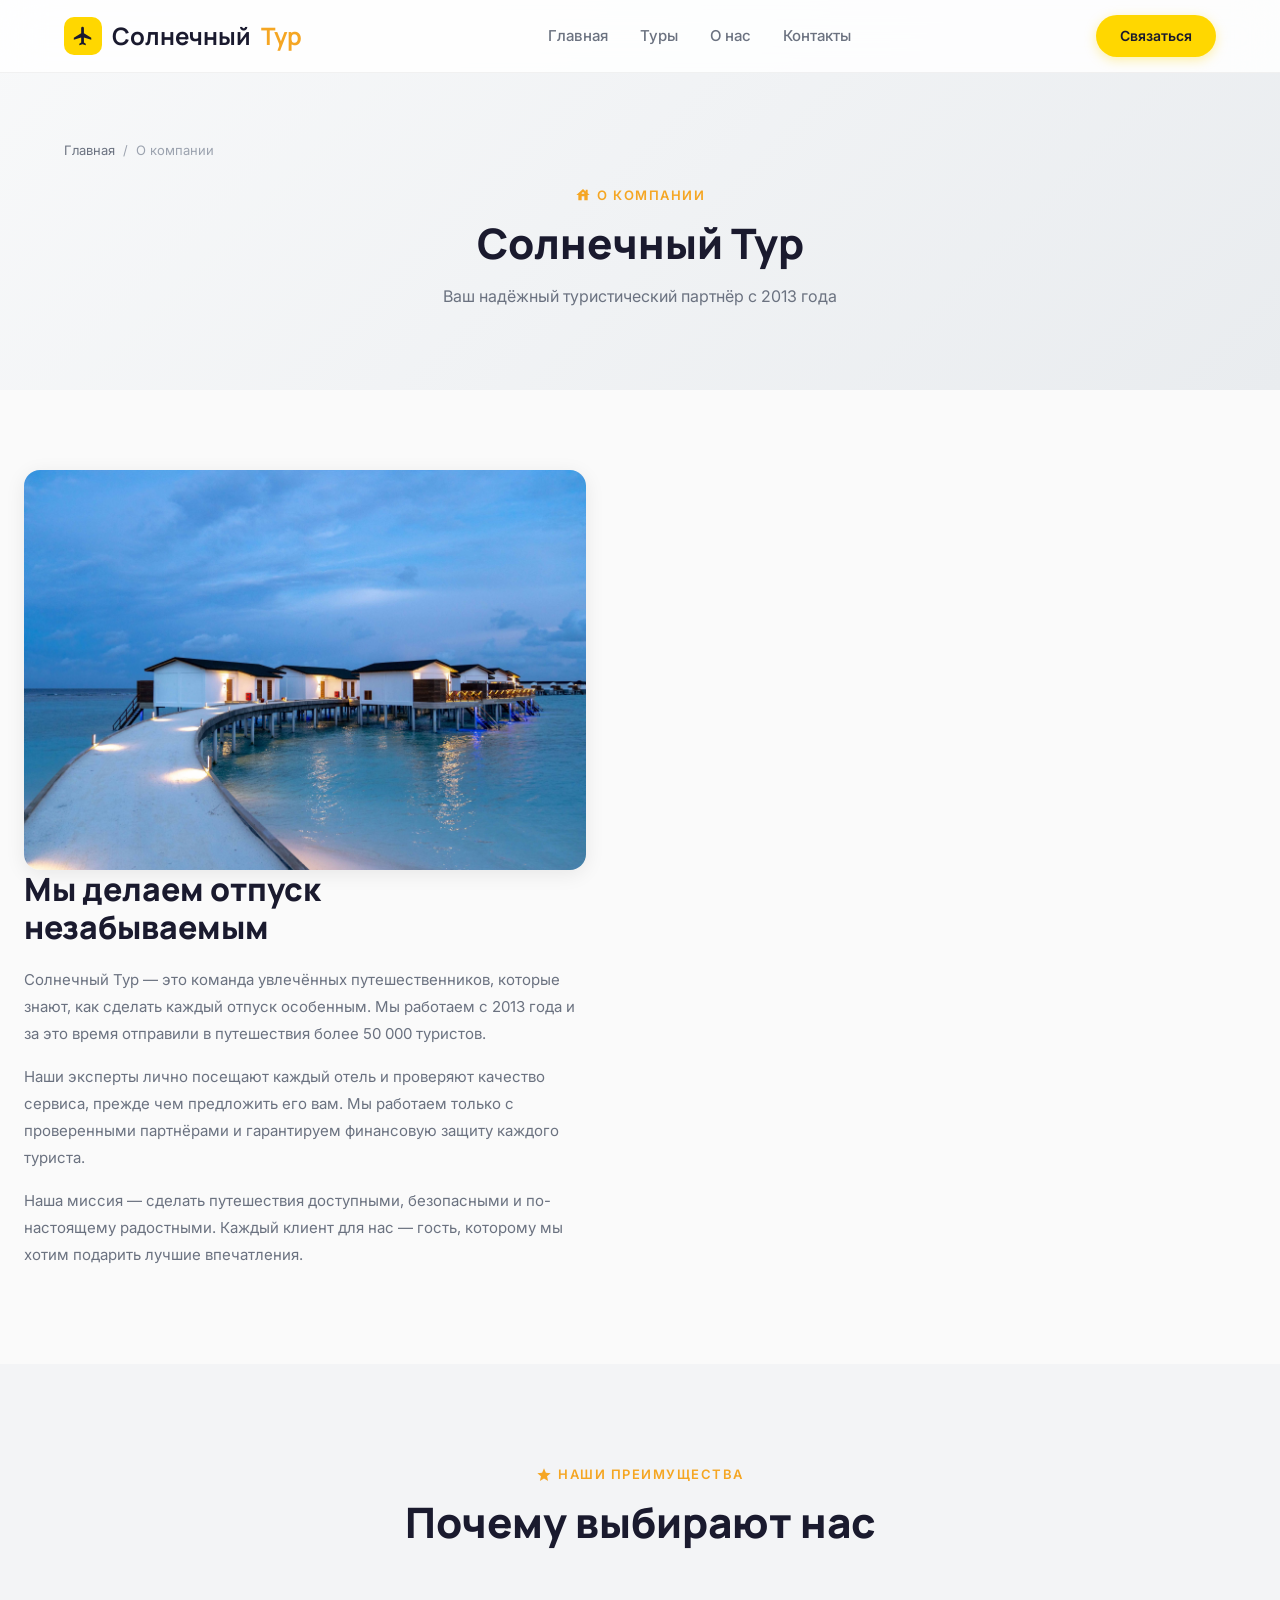
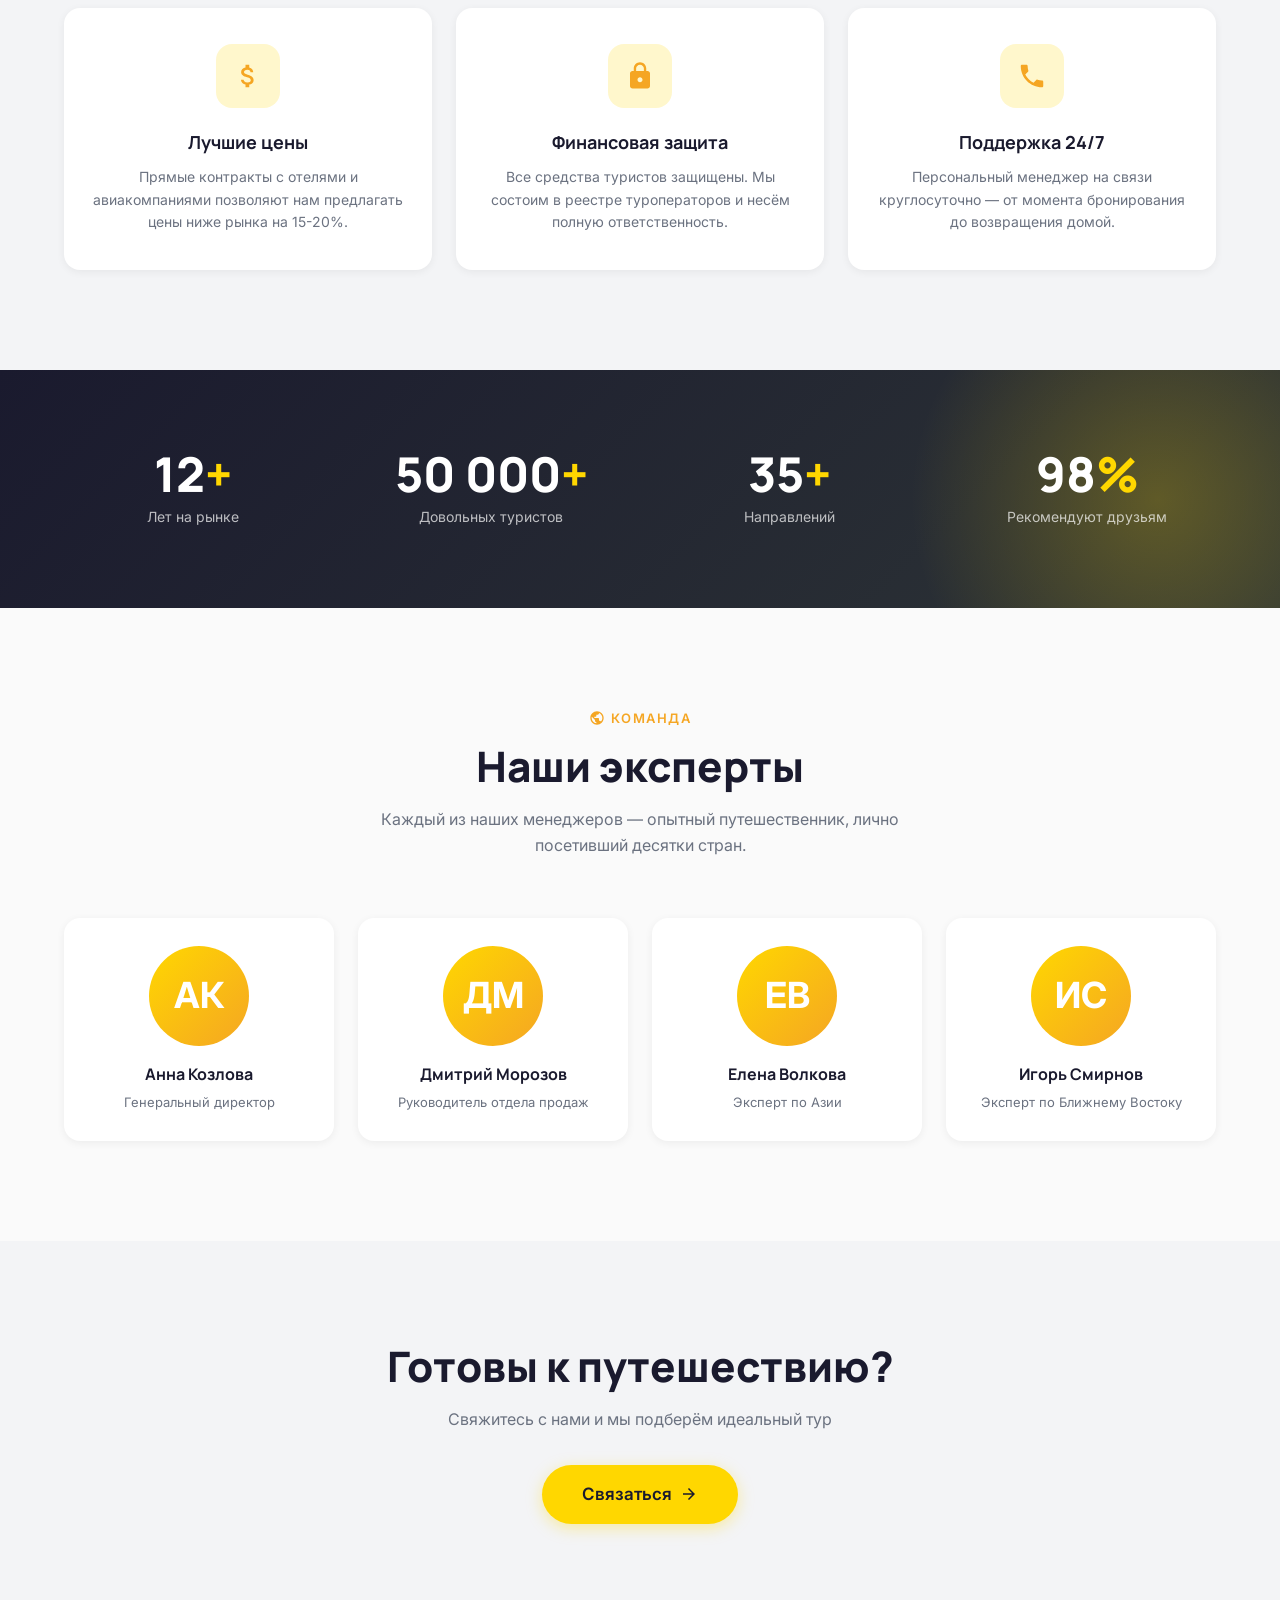
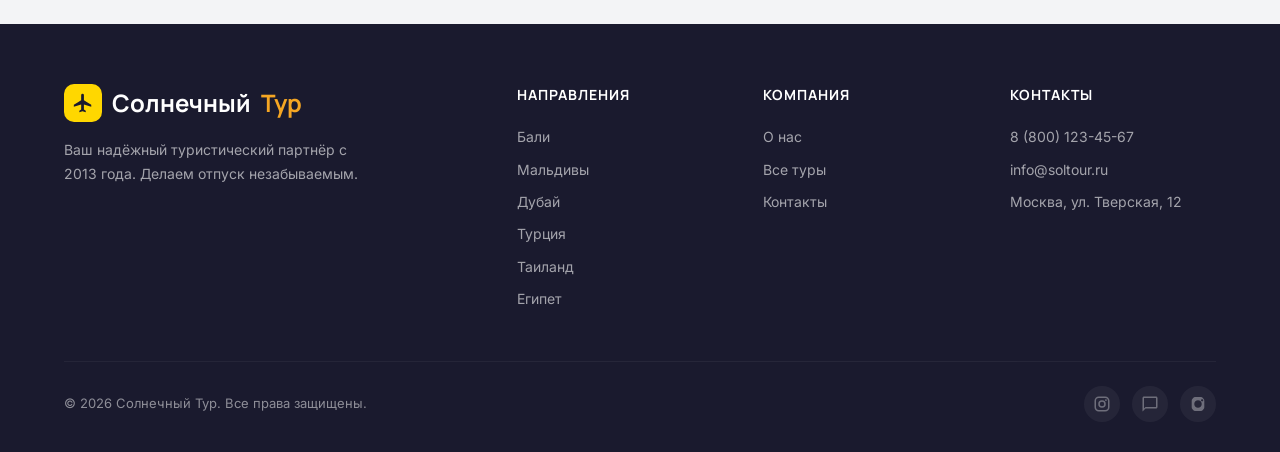
<file: about.html>
<!DOCTYPE html>
<html lang="ru">
<head>
  <meta charset="UTF-8">
  <meta name="viewport" content="width=device-width, initial-scale=1.0">
  <title>О компании — Солнечный Тур</title>
  <meta name="description" content="Солнечный Тур — турагенство с 12-летним опытом. Команда профессионалов, тысячи довольных туристов.">
  <link rel="preconnect" href="https://fonts.googleapis.com">
  <link rel="preconnect" href="https://fonts.gstatic.com" crossorigin>
  <link href="https://fonts.googleapis.com/css2?family=Inter:wght@400;500;600;700&family=Manrope:wght@600;700;800&display=swap" rel="stylesheet">
  <link rel="stylesheet" href="styles/style.css?v=2">
</head>
<body class="loading">

  <!-- Preloader -->
  <div class="preloader" id="preloader">
    <div class="preloader-logo">Солнечный<span>Тур</span></div>
    <div class="preloader-spinner"></div>
  </div>

  <!-- Header -->
  <header class="header" id="header">
    <div class="container header-inner">
      <a href="index.html" class="logo">
        <div class="logo-icon"><svg viewBox="0 0 24 24"><path d="M21 16v-2l-8-5V3.5A1.5 1.5 0 0 0 11.5 2 1.5 1.5 0 0 0 10 3.5V9l-8 5v2l8-2.5V19l-2 1.5V22l3.5-1 3.5 1v-1.5L13 19v-5.5l8 2.5z"/></svg></div>
        Солнечный<span>Тур</span>
      </a>
      <nav class="nav">
        <a href="index.html">Главная</a>
        <a href="catalog.html">Туры</a>
        <a href="about.html">О нас</a>
        <a href="contacts.html">Контакты</a>
      </nav>
      <a href="contacts.html" class="header-cta">Связаться</a>
    </div>
  </header>

  <!-- About Hero -->
  <section class="about-hero">
    <div class="container">
      <div class="breadcrumbs">
        <a href="index.html">Главная</a>
        <span class="sep">/</span>
        <span>О компании</span>
      </div>
      <div class="section-label"><svg viewBox="0 0 24 24"><path d="M19 9.3V4h-3v2.6L12 3 2 12h3v8h5v-6h4v6h5v-8h3l-3-2.7zm-9 .7c0-1.1.9-2 2-2s2 .9 2 2h-4z"/></svg> О компании</div>
      <h1 class="section-title">Солнечный Тур</h1>
      <p class="section-subtitle">Ваш надёжный туристический партнёр с 2013 года</p>
    </div>
  </section>

  <!-- About Intro -->
  <section class="about-intro">
    <div class="container">
      <div class="about-intro-img anim anim-left">
        <img src="images/maldives.jpg" alt="Путешествие" loading="lazy">
      </div>
      <div class="about-intro-text anim anim-right">
        <h2>Мы делаем отпуск <br>незабываемым</h2>
        <p>Солнечный Тур — это команда увлечённых путешественников, которые знают, как сделать каждый отпуск особенным. Мы работаем с 2013 года и за это время отправили в путешествия более 50 000 туристов.</p>
        <p>Наши эксперты лично посещают каждый отель и проверяют качество сервиса, прежде чем предложить его вам. Мы работаем только с проверенными партнёрами и гарантируем финансовую защиту каждого туриста.</p>
        <p>Наша миссия — сделать путешествия доступными, безопасными и по-настоящему радостными. Каждый клиент для нас — гость, которому мы хотим подарить лучшие впечатления.</p>
      </div>
    </div>
  </section>

  <!-- Advantages -->
  <section class="section section-alt">
    <div class="container">
      <div class="section-header anim anim-up">
        <div class="section-label"><svg viewBox="0 0 24 24"><path d="M12 17.27L18.18 21l-1.64-7.03L22 9.24l-7.19-.61L12 2 9.19 8.63 2 9.24l5.46 4.73L5.82 21z"/></svg> Наши преимущества</div>
        <h2 class="section-title">Почему выбирают нас</h2>
      </div>
      <div class="advantages-grid" data-anim-children="up">
        <div class="advantage-card anim anim-up">
          <div class="advantage-icon"><svg viewBox="0 0 24 24"><path d="M11.8 10.9c-2.27-.59-3-1.2-3-2.15 0-1.09 1.01-1.85 2.7-1.85 1.78 0 2.44.85 2.5 2.1h2.21c-.07-1.72-1.12-3.3-3.21-3.81V3h-3v2.16c-1.94.42-3.5 1.68-3.5 3.61 0 2.31 1.91 3.46 4.7 4.13 2.5.6 3 1.48 3 2.41 0 .69-.49 1.79-2.7 1.79-2.06 0-2.87-.92-2.98-2.1h-2.2c.12 2.19 1.76 3.42 3.68 3.83V21h3v-2.15c1.95-.37 3.5-1.5 3.5-3.55 0-2.84-2.43-3.81-4.7-4.4z"/></svg></div>
          <div class="advantage-title">Лучшие цены</div>
          <div class="advantage-desc">Прямые контракты с отелями и авиакомпаниями позволяют нам предлагать цены ниже рынка на 15-20%.</div>
        </div>
        <div class="advantage-card anim anim-up">
          <div class="advantage-icon"><svg viewBox="0 0 24 24"><path d="M18 8h-1V6c0-2.76-2.24-5-5-5S7 3.24 7 6v2H6c-1.1 0-2 .9-2 2v10c0 1.1.9 2 2 2h12c1.1 0 2-.9 2-2V10c0-1.1-.9-2-2-2zm-6 9c-1.1 0-2-.9-2-2s.9-2 2-2 2 .9 2 2-.9 2-2 2zm3.1-9H8.9V6c0-1.71 1.39-3.1 3.1-3.1 1.71 0 3.1 1.39 3.1 3.1v2z"/></svg></div>
          <div class="advantage-title">Финансовая защита</div>
          <div class="advantage-desc">Все средства туристов защищены. Мы состоим в реестре туроператоров и несём полную ответственность.</div>
        </div>
        <div class="advantage-card anim anim-up">
          <div class="advantage-icon"><svg viewBox="0 0 24 24"><path d="M20 15.5c-1.25 0-2.45-.2-3.57-.57-.35-.11-.74-.03-1.02.24l-2.2 2.2c-2.83-1.44-5.15-3.75-6.59-6.59l2.2-2.21c.28-.26.36-.65.25-1C8.7 6.45 8.5 5.25 8.5 4c0-.55-.45-1-1-1H4c-.55 0-1 .45-1 1 0 9.39 7.61 17 17 17 .55 0 1-.45 1-1v-3.5c0-.55-.45-1-1-1z"/></svg></div>
          <div class="advantage-title">Поддержка 24/7</div>
          <div class="advantage-desc">Персональный менеджер на связи круглосуточно — от момента бронирования до возвращения домой.</div>
        </div>
      </div>
    </div>
  </section>

  <!-- Counters -->
  <section class="counters">
    <div class="container">
      <div class="counters-grid">
        <div class="counter-item anim anim-up">
          <div class="counter-number"><span class="counter-scroll" data-target="12">0</span><span class="accent">+</span></div>
          <div class="counter-label">Лет на рынке</div>
        </div>
        <div class="counter-item anim anim-up">
          <div class="counter-number"><span class="counter-scroll" data-target="50000">0</span><span class="accent">+</span></div>
          <div class="counter-label">Довольных туристов</div>
        </div>
        <div class="counter-item anim anim-up">
          <div class="counter-number"><span class="counter-scroll" data-target="35">0</span><span class="accent">+</span></div>
          <div class="counter-label">Направлений</div>
        </div>
        <div class="counter-item anim anim-up">
          <div class="counter-number"><span class="counter-scroll" data-target="98">0</span><span class="accent">%</span></div>
          <div class="counter-label">Рекомендуют друзьям</div>
        </div>
      </div>
    </div>
  </section>

  <!-- Team -->
  <section class="section">
    <div class="container">
      <div class="section-header anim anim-up">
        <div class="section-label"><svg viewBox="0 0 24 24"><path d="M12 2C6.48 2 2 6.48 2 12s4.48 10 10 10 10-4.48 10-10S17.52 2 12 2zm-1 17.93c-3.94-.49-7-3.85-7-7.93 0-.62.08-1.21.21-1.79L9 15v1c0 1.1.9 2 2 2v1.93zm6.9-2.54c-.26-.81-1-1.39-1.9-1.39h-1v-3c0-.55-.45-1-1-1H8v-2h2c.55 0 1-.45 1-1V7h2c1.1 0 2-.9 2-2v-.41c2.93 1.19 5 4.06 5 7.41 0 2.08-.8 3.97-2.1 5.39z"/></svg> Команда</div>
        <h2 class="section-title">Наши эксперты</h2>
        <p class="section-subtitle">Каждый из наших менеджеров — опытный путешественник, лично посетивший десятки стран.</p>
      </div>
      <div class="team-grid" data-anim-children="up">
        <div class="team-card anim anim-up">
          <div class="team-card-img">АК</div>
          <div class="team-card-name">Анна Козлова</div>
          <div class="team-card-role">Генеральный директор</div>
        </div>
        <div class="team-card anim anim-up">
          <div class="team-card-img">ДМ</div>
          <div class="team-card-name">Дмитрий Морозов</div>
          <div class="team-card-role">Руководитель отдела продаж</div>
        </div>
        <div class="team-card anim anim-up">
          <div class="team-card-img">ЕВ</div>
          <div class="team-card-name">Елена Волкова</div>
          <div class="team-card-role">Эксперт по Азии</div>
        </div>
        <div class="team-card anim anim-up">
          <div class="team-card-img">ИС</div>
          <div class="team-card-name">Игорь Смирнов</div>
          <div class="team-card-role">Эксперт по Ближнему Востоку</div>
        </div>
      </div>
    </div>
  </section>

  <!-- CTA -->
  <section class="section section-alt">
    <div class="container" style="text-align: center;">
      <div class="anim anim-up">
        <h2 class="section-title" style="margin-bottom: 16px;">Готовы к путешествию?</h2>
        <p class="section-subtitle" style="margin: 0 auto 32px;">Свяжитесь с нами и мы подберём идеальный тур</p>
        <a href="contacts.html" class="btn-primary" style="font-size: 17px; padding: 16px 40px;">Связаться <svg viewBox="0 0 24 24"><path d="M12 4l-1.41 1.41L16.17 11H4v2h12.17l-5.58 5.59L12 20l8-8z"/></svg></a>
      </div>
    </div>
  </section>

  <!-- Footer -->
  <footer class="footer">
    <div class="container">
      <div class="footer-grid">
        <div class="footer-brand">
          <div class="logo"><div class="logo-icon"><svg viewBox="0 0 24 24"><path d="M21 16v-2l-8-5V3.5A1.5 1.5 0 0 0 11.5 2 1.5 1.5 0 0 0 10 3.5V9l-8 5v2l8-2.5V19l-2 1.5V22l3.5-1 3.5 1v-1.5L13 19v-5.5l8 2.5z"/></svg></div>Солнечный<span>Тур</span></div>
          <p>Ваш надёжный туристический партнёр с 2013 года. Делаем отпуск незабываемым.</p>
        </div>
        <div class="footer-col">
          <div class="footer-col-title">Направления</div>
          <a href="tour.html?id=bali">Бали</a>
          <a href="tour.html?id=maldives">Мальдивы</a>
          <a href="tour.html?id=dubai">Дубай</a>
          <a href="tour.html?id=turkey">Турция</a>
          <a href="tour.html?id=thailand">Таиланд</a>
          <a href="tour.html?id=egypt">Египет</a>
        </div>
        <div class="footer-col">
          <div class="footer-col-title">Компания</div>
          <a href="about.html">О нас</a>
          <a href="catalog.html">Все туры</a>
          <a href="contacts.html">Контакты</a>
        </div>
        <div class="footer-col">
          <div class="footer-col-title">Контакты</div>
          <a href="tel:+78001234567">8 (800) 123-45-67</a>
          <a href="mailto:info@soltour.ru">info@soltour.ru</a>
          <a href="#">Москва, ул. Тверская, 12</a>
        </div>
      </div>
      <div class="footer-bottom">
        <div>&copy; 2026 Солнечный Тур. Все права защищены.</div>
        <div class="footer-socials">
          <a href="#" class="footer-social"><svg viewBox="0 0 24 24"><path d="M7.8 2h8.4C19.4 2 22 4.6 22 7.8v8.4a5.8 5.8 0 0 1-5.8 5.8H7.8C4.6 22 2 19.4 2 16.2V7.8A5.8 5.8 0 0 1 7.8 2m-.2 2A3.6 3.6 0 0 0 4 7.6v8.8C4 18.39 5.61 20 7.6 20h8.8a3.6 3.6 0 0 0 3.6-3.6V7.6C20 5.61 18.39 4 16.4 4H7.6m9.65 1.5a1.25 1.25 0 0 1 1.25 1.25A1.25 1.25 0 0 1 17.25 8 1.25 1.25 0 0 1 16 6.75a1.25 1.25 0 0 1 1.25-1.25M12 7a5 5 0 0 1 5 5 5 5 0 0 1-5 5 5 5 0 0 1-5-5 5 5 0 0 1 5-5m0 2a3 3 0 0 0-3 3 3 3 0 0 0 3 3 3 3 0 0 0 3-3 3 3 0 0 0-3-3z"/></svg></a>
          <a href="#" class="footer-social"><svg viewBox="0 0 24 24"><path d="M20 2H4c-1.1 0-2 .9-2 2v18l4-4h14c1.1 0 2-.9 2-2V4c0-1.1-.9-2-2-2zm0 14H6l-2 2V4h16v12z"/></svg></a>
          <a href="#" class="footer-social"><svg viewBox="0 0 24 24"><path d="M19.54 5.23l-1.39-1.68C17.67 3.05 16.91 2.7 16 2.7H8c-.91 0-1.67.35-2.15.85L4.46 5.23C3.93 5.87 3.6 6.7 3.6 7.6v8.8c0 .9.33 1.73.86 2.37l1.39 1.68c.48.5 1.24.85 2.15.85h8c.91 0 1.67-.35 2.15-.85l1.39-1.68c.53-.64.86-1.47.86-2.37V7.6c0-.9-.33-1.73-.86-2.37zM12 17c-2.76 0-5-2.24-5-5s2.24-5 5-5 5 2.24 5 5-2.24 5-5 5zm5.5-8.5c-.83 0-1.5-.67-1.5-1.5s.67-1.5 1.5-1.5 1.5.67 1.5 1.5-.67 1.5-1.5 1.5z"/></svg></a>
        </div>
      </div>
    </div>
  </footer>

  <!-- Bottom Mobile Navigation -->
  <nav class="bottom-nav">
    <a href="index.html" class="bottom-nav-item" data-page="home">
      <svg class="bottom-nav-icon" viewBox="0 0 24 24" fill="currentColor"><path d="M10 20v-6h4v6h5v-8h3L12 3 2 12h3v8z"/></svg>
      <span class="bottom-nav-label">Главная</span>
    </a>
    <a href="catalog.html" class="bottom-nav-item" data-page="catalog">
      <svg class="bottom-nav-icon" viewBox="0 0 24 24" fill="currentColor"><path d="M12 2C6.48 2 2 6.48 2 12s4.48 10 10 10 10-4.48 10-10S17.52 2 12 2zm-1 17.93c-3.95-.49-7-3.85-7-7.93 0-.62.08-1.21.21-1.79L9 15v1c0 1.1.9 2 2 2v1.93zm6.9-2.54c-.26-.81-1-1.39-1.9-1.39h-1v-3c0-.55-.45-1-1-1H8v-2h2c.55 0 1-.45 1-1V7h2c1.1 0 2-.9 2-2v-.41c2.93 1.19 5 4.06 5 7.41 0 2.08-.8 3.97-2.1 5.39z"/></svg>
      <span class="bottom-nav-label">Туры</span>
    </a>
    <a href="about.html" class="bottom-nav-item" data-page="about">
      <svg class="bottom-nav-icon" viewBox="0 0 24 24" fill="currentColor"><path d="M12 2C6.48 2 2 6.48 2 12s4.48 10 10 10 10-4.48 10-10S17.52 2 12 2zm1 15h-2v-6h2v6zm0-8h-2V7h2v2z"/></svg>
      <span class="bottom-nav-label">О нас</span>
    </a>
    <a href="contacts.html" class="bottom-nav-item" data-page="contacts">
      <svg class="bottom-nav-icon" viewBox="0 0 24 24" fill="currentColor"><path d="M6.62 10.79c1.44 2.83 3.76 5.14 6.59 6.59l2.2-2.2c.27-.27.67-.36 1.02-.24 1.12.37 2.33.57 3.57.57.55 0 1 .45 1 1V20c0 .55-.45 1-1 1-9.39 0-17-7.61-17-17 0-.55.45-1 1-1h3.5c.55 0 1 .45 1 1 0 1.25.2 2.45.57 3.57.11.35.03.74-.25 1.02l-2.2 2.2z"/></svg>
      <span class="bottom-nav-label">Контакты</span>
    </a>
  </nav>

  <script>/* Preloader fallback — remove after 4s even if JS fails */setTimeout(function(){var p=document.getElementById("preloader");if(p){p.classList.add("hide");document.body.classList.remove("loading");setTimeout(function(){p.remove()},500)}},4000)</script>
  <script src="javascript/main.js?v=2"></script>
</body>
</html>
</file>
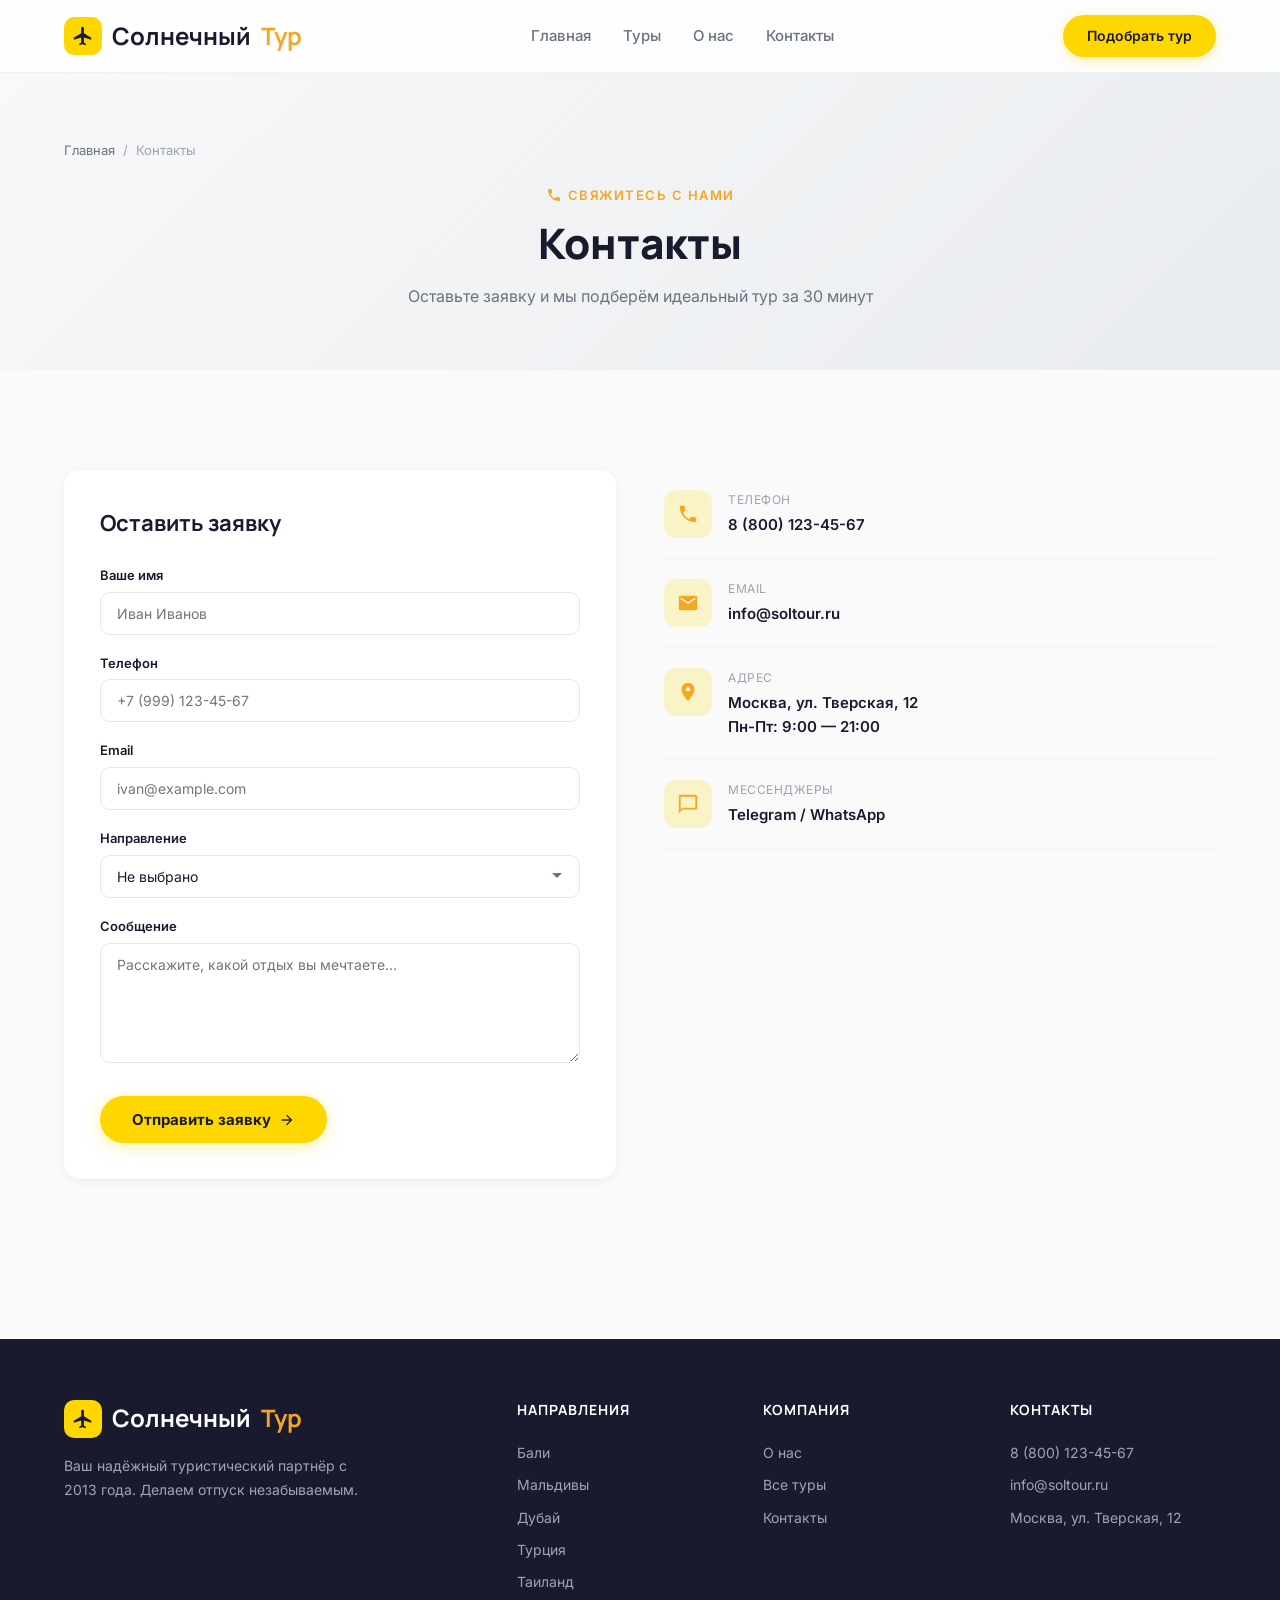
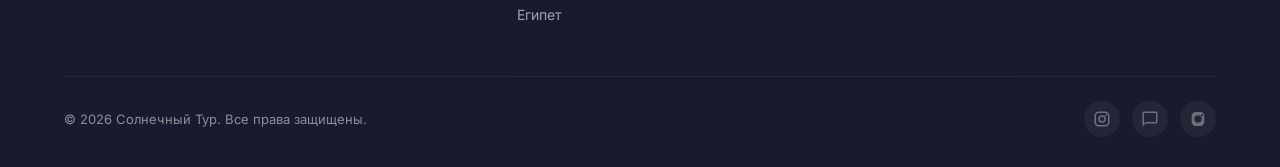
<file: contacts.html>
<!DOCTYPE html>
<html lang="ru">
<head>
  <meta charset="UTF-8">
  <meta name="viewport" content="width=device-width, initial-scale=1.0">
  <title>Контакты — Солнечный Тур</title>
  <meta name="description" content="Свяжитесь с Солнечным Туром. Оставьте заявку на подбор тура, и мы свяжемся с вами в течение 30 минут.">
  <link rel="preconnect" href="https://fonts.googleapis.com">
  <link rel="preconnect" href="https://fonts.gstatic.com" crossorigin>
  <link href="https://fonts.googleapis.com/css2?family=Inter:wght@400;500;600;700&family=Manrope:wght@600;700;800&display=swap" rel="stylesheet">
  <link rel="stylesheet" href="styles/style.css?v=2">
</head>
<body class="loading">

  <!-- Preloader -->
  <div class="preloader" id="preloader">
    <div class="preloader-logo">Солнечный<span>Тур</span></div>
    <div class="preloader-spinner"></div>
  </div>

  <!-- Header -->
  <header class="header" id="header">
    <div class="container header-inner">
      <a href="index.html" class="logo">
        <div class="logo-icon"><svg viewBox="0 0 24 24"><path d="M21 16v-2l-8-5V3.5A1.5 1.5 0 0 0 11.5 2 1.5 1.5 0 0 0 10 3.5V9l-8 5v2l8-2.5V19l-2 1.5V22l3.5-1 3.5 1v-1.5L13 19v-5.5l8 2.5z"/></svg></div>
        Солнечный<span>Тур</span>
      </a>
      <nav class="nav">
        <a href="index.html">Главная</a>
        <a href="catalog.html">Туры</a>
        <a href="about.html">О нас</a>
        <a href="contacts.html">Контакты</a>
      </nav>
      <a href="catalog.html" class="header-cta">Подобрать тур</a>
    </div>
  </header>

  <!-- Contacts Hero -->
  <section class="contacts-hero">
    <div class="container">
      <div class="breadcrumbs">
        <a href="index.html">Главная</a>
        <span class="sep">/</span>
        <span>Контакты</span>
      </div>
      <div class="section-label"><svg viewBox="0 0 24 24"><path d="M20 15.5c-1.25 0-2.45-.2-3.57-.57-.35-.11-.74-.03-1.02.24l-2.2 2.2c-2.83-1.44-5.15-3.75-6.59-6.59l2.2-2.21c.28-.26.36-.65.25-1C8.7 6.45 8.5 5.25 8.5 4c0-.55-.45-1-1-1H4c-.55 0-1 .45-1 1 0 9.39 7.61 17 17 17 .55 0 1-.45 1-1v-3.5c0-.55-.45-1-1-1z"/></svg> Свяжитесь с нами</div>
      <h1 class="section-title">Контакты</h1>
      <p class="section-subtitle">Оставьте заявку и мы подберём идеальный тур за 30 минут</p>
    </div>
  </section>

  <!-- Contacts Layout -->
  <section class="section" style="padding-top: 40px;">
    <div class="container">
      <div class="contacts-layout">
        <!-- Form -->
        <div class="contact-form-wrap anim anim-up">
          <div class="contact-form-title">Оставить заявку</div>
          <form id="contactForm">
            <div class="form-group">
              <label class="form-label">Ваше имя</label>
              <input type="text" class="form-input" placeholder="Иван Иванов" required>
            </div>
            <div class="form-group">
              <label class="form-label">Телефон</label>
              <input type="tel" class="form-input" placeholder="+7 (999) 123-45-67" required>
            </div>
            <div class="form-group">
              <label class="form-label">Email</label>
              <input type="email" class="form-input" placeholder="ivan@example.com" required>
            </div>
            <div class="form-group">
              <label class="form-label">Направление</label>
              <select class="form-input form-select">
                <option value="">Не выбрано</option>
                <option value="bali">Бали</option>
                <option value="maldives">Мальдивы</option>
                <option value="dubai">Дубай</option>
                <option value="turkey">Турция</option>
                <option value="thailand">Таиланд</option>
                <option value="egypt">Египет</option>
                <option value="srilanka">Шри-Ланка</option>
              </select>
            </div>
            <div class="form-group">
              <label class="form-label">Сообщение</label>
              <textarea class="form-input form-textarea" placeholder="Расскажите, какой отдых вы мечтаете..."></textarea>
            </div>
            <button type="submit" class="form-submit">Отправить заявку <svg viewBox="0 0 24 24"><path d="M12 4l-1.41 1.41L16.17 11H4v2h12.17l-5.58 5.59L12 20l8-8z"/></svg></button>
          </form>
        </div>

        <!-- Info -->
        <div class="contact-info-wrap anim anim-right">
          <div class="contact-info-item">
            <div class="contact-info-icon"><svg viewBox="0 0 24 24"><path d="M20 15.5c-1.25 0-2.45-.2-3.57-.57-.35-.11-.74-.03-1.02.24l-2.2 2.2c-2.83-1.44-5.15-3.75-6.59-6.59l2.2-2.21c.28-.26.36-.65.25-1C8.7 6.45 8.5 5.25 8.5 4c0-.55-.45-1-1-1H4c-.55 0-1 .45-1 1 0 9.39 7.61 17 17 17 .55 0 1-.45 1-1v-3.5c0-.55-.45-1-1-1z"/></svg></div>
            <div>
              <div class="contact-info-label">Телефон</div>
              <div class="contact-info-value">8 (800) 123-45-67</div>
            </div>
          </div>
          <div class="contact-info-item">
            <div class="contact-info-icon"><svg viewBox="0 0 24 24"><path d="M20 4H4c-1.1 0-2 .9-2 2v12c0 1.1.9 2 2 2h16c1.1 0 2-.9 2-2V6c0-1.1-.9-2-2-2zm0 4l-8 5-8-5V6l8 5 8-5v2z"/></svg></div>
            <div>
              <div class="contact-info-label">Email</div>
              <div class="contact-info-value">info@soltour.ru</div>
            </div>
          </div>
          <div class="contact-info-item">
            <div class="contact-info-icon"><svg viewBox="0 0 24 24"><path d="M12 2C8.13 2 5 5.13 5 9c0 5.25 7 13 7 13s7-7.75 7-13c0-3.87-3.13-7-7-7zm0 9.5c-1.38 0-2.5-1.12-2.5-2.5S10.62 6.5 12 6.5s2.5 1.12 2.5 2.5S13.38 11.5 12 11.5z"/></svg></div>
            <div>
              <div class="contact-info-label">Адрес</div>
              <div class="contact-info-value">Москва, ул. Тверская, 12<br>Пн-Пт: 9:00 — 21:00</div>
            </div>
          </div>
          <div class="contact-info-item">
            <div class="contact-info-icon"><svg viewBox="0 0 24 24"><path d="M20 2H4c-1.1 0-2 .9-2 2v18l4-4h14c1.1 0 2-.9 2-2V4c0-1.1-.9-2-2-2zm0 14H6l-2 2V4h16v12z"/></svg></div>
            <div>
              <div class="contact-info-label">Мессенджеры</div>
              <div class="contact-info-value">Telegram / WhatsApp</div>
            </div>
          </div>

          <!-- Map -->
          <div class="contact-map">
            <iframe src="https://www.google.com/maps/embed?pb=!1m18!1m12!1m3!1d2245.3!2d37.6!3d55.75!2m3!1f0!2f0!3f0!3m2!1i1024!2i768!4f13.1!3m3!1m2!1s0x0%3A0x0!2zNTXCsDQ1JzAwLjAiTiAzN8KwMzYnMDAuMCJF!5e0!3m2!1sru!2sru!4v1" allowfullscreen="" loading="lazy"></iframe>
          </div>
        </div>
      </div>
    </div>
  </section>

  <!-- Footer -->
  <footer class="footer">
    <div class="container">
      <div class="footer-grid">
        <div class="footer-brand">
          <div class="logo"><div class="logo-icon"><svg viewBox="0 0 24 24"><path d="M21 16v-2l-8-5V3.5A1.5 1.5 0 0 0 11.5 2 1.5 1.5 0 0 0 10 3.5V9l-8 5v2l8-2.5V19l-2 1.5V22l3.5-1 3.5 1v-1.5L13 19v-5.5l8 2.5z"/></svg></div>Солнечный<span>Тур</span></div>
          <p>Ваш надёжный туристический партнёр с 2013 года. Делаем отпуск незабываемым.</p>
        </div>
        <div class="footer-col">
          <div class="footer-col-title">Направления</div>
          <a href="tour.html?id=bali">Бали</a>
          <a href="tour.html?id=maldives">Мальдивы</a>
          <a href="tour.html?id=dubai">Дубай</a>
          <a href="tour.html?id=turkey">Турция</a>
          <a href="tour.html?id=thailand">Таиланд</a>
          <a href="tour.html?id=egypt">Египет</a>
        </div>
        <div class="footer-col">
          <div class="footer-col-title">Компания</div>
          <a href="about.html">О нас</a>
          <a href="catalog.html">Все туры</a>
          <a href="contacts.html">Контакты</a>
        </div>
        <div class="footer-col">
          <div class="footer-col-title">Контакты</div>
          <a href="tel:+78001234567">8 (800) 123-45-67</a>
          <a href="mailto:info@soltour.ru">info@soltour.ru</a>
          <a href="#">Москва, ул. Тверская, 12</a>
        </div>
      </div>
      <div class="footer-bottom">
        <div>&copy; 2026 Солнечный Тур. Все права защищены.</div>
        <div class="footer-socials">
          <a href="#" class="footer-social"><svg viewBox="0 0 24 24"><path d="M7.8 2h8.4C19.4 2 22 4.6 22 7.8v8.4a5.8 5.8 0 0 1-5.8 5.8H7.8C4.6 22 2 19.4 2 16.2V7.8A5.8 5.8 0 0 1 7.8 2m-.2 2A3.6 3.6 0 0 0 4 7.6v8.8C4 18.39 5.61 20 7.6 20h8.8a3.6 3.6 0 0 0 3.6-3.6V7.6C20 5.61 18.39 4 16.4 4H7.6m9.65 1.5a1.25 1.25 0 0 1 1.25 1.25A1.25 1.25 0 0 1 17.25 8 1.25 1.25 0 0 1 16 6.75a1.25 1.25 0 0 1 1.25-1.25M12 7a5 5 0 0 1 5 5 5 5 0 0 1-5 5 5 5 0 0 1-5-5 5 5 0 0 1 5-5m0 2a3 3 0 0 0-3 3 3 3 0 0 0 3 3 3 3 0 0 0 3-3 3 3 0 0 0-3-3z"/></svg></a>
          <a href="#" class="footer-social"><svg viewBox="0 0 24 24"><path d="M20 2H4c-1.1 0-2 .9-2 2v18l4-4h14c1.1 0 2-.9 2-2V4c0-1.1-.9-2-2-2zm0 14H6l-2 2V4h16v12z"/></svg></a>
          <a href="#" class="footer-social"><svg viewBox="0 0 24 24"><path d="M19.54 5.23l-1.39-1.68C17.67 3.05 16.91 2.7 16 2.7H8c-.91 0-1.67.35-2.15.85L4.46 5.23C3.93 5.87 3.6 6.7 3.6 7.6v8.8c0 .9.33 1.73.86 2.37l1.39 1.68c.48.5 1.24.85 2.15.85h8c.91 0 1.67-.35 2.15-.85l1.39-1.68c.53-.64.86-1.47.86-2.37V7.6c0-.9-.33-1.73-.86-2.37zM12 17c-2.76 0-5-2.24-5-5s2.24-5 5-5 5 2.24 5 5-2.24 5-5 5zm5.5-8.5c-.83 0-1.5-.67-1.5-1.5s.67-1.5 1.5-1.5 1.5.67 1.5 1.5-.67 1.5-1.5 1.5z"/></svg></a>
        </div>
      </div>
    </div>
  </footer>

  <!-- Bottom Mobile Navigation -->
  <nav class="bottom-nav">
    <a href="index.html" class="bottom-nav-item" data-page="home">
      <svg class="bottom-nav-icon" viewBox="0 0 24 24" fill="currentColor"><path d="M10 20v-6h4v6h5v-8h3L12 3 2 12h3v8z"/></svg>
      <span class="bottom-nav-label">Главная</span>
    </a>
    <a href="catalog.html" class="bottom-nav-item" data-page="catalog">
      <svg class="bottom-nav-icon" viewBox="0 0 24 24" fill="currentColor"><path d="M12 2C6.48 2 2 6.48 2 12s4.48 10 10 10 10-4.48 10-10S17.52 2 12 2zm-1 17.93c-3.95-.49-7-3.85-7-7.93 0-.62.08-1.21.21-1.79L9 15v1c0 1.1.9 2 2 2v1.93zm6.9-2.54c-.26-.81-1-1.39-1.9-1.39h-1v-3c0-.55-.45-1-1-1H8v-2h2c.55 0 1-.45 1-1V7h2c1.1 0 2-.9 2-2v-.41c2.93 1.19 5 4.06 5 7.41 0 2.08-.8 3.97-2.1 5.39z"/></svg>
      <span class="bottom-nav-label">Туры</span>
    </a>
    <a href="about.html" class="bottom-nav-item" data-page="about">
      <svg class="bottom-nav-icon" viewBox="0 0 24 24" fill="currentColor"><path d="M12 2C6.48 2 2 6.48 2 12s4.48 10 10 10 10-4.48 10-10S17.52 2 12 2zm1 15h-2v-6h2v6zm0-8h-2V7h2v2z"/></svg>
      <span class="bottom-nav-label">О нас</span>
    </a>
    <a href="contacts.html" class="bottom-nav-item" data-page="contacts">
      <svg class="bottom-nav-icon" viewBox="0 0 24 24" fill="currentColor"><path d="M6.62 10.79c1.44 2.83 3.76 5.14 6.59 6.59l2.2-2.2c.27-.27.67-.36 1.02-.24 1.12.37 2.33.57 3.57.57.55 0 1 .45 1 1V20c0 .55-.45 1-1 1-9.39 0-17-7.61-17-17 0-.55.45-1 1-1h3.5c.55 0 1 .45 1 1 0 1.25.2 2.45.57 3.57.11.35.03.74-.25 1.02l-2.2 2.2z"/></svg>
      <span class="bottom-nav-label">Контакты</span>
    </a>
  </nav>

  <script>/* Preloader fallback — remove after 4s even if JS fails */setTimeout(function(){var p=document.getElementById("preloader");if(p){p.classList.add("hide");document.body.classList.remove("loading");setTimeout(function(){p.remove()},500)}},4000)</script>
  <script src="javascript/main.js?v=2"></script>
</body>
</html>
</file>
<file: styles/style.css>
/* ===== RESET & BASE ===== */
*, *::before, *::after { margin: 0; padding: 0; box-sizing: border-box; }

:root {
  --white: #FFFFFF;
  --bg: #FAFAFA;
  --bg-alt: #F3F4F6;
  --text-dark: #1A1A2E;
  --text-gray: #6B7280;
  --text-light: #9CA3AF;
  --accent: #FFD700;
  --accent-hover: #FFE44D;
  --accent-light: rgba(255, 215, 0, 0.2);
  --accent-dark: #F5A623;
  --red: #E63946;
  --red-light: rgba(230, 57, 70, 0.1);
  --card-bg: #FFFFFF;
  --shadow-sm: 0 2px 8px rgba(0,0,0,0.06);
  --shadow-md: 0 4px 20px rgba(0,0,0,0.08);
  --shadow-lg: 0 8px 40px rgba(0,0,0,0.12);
  --radius: 16px;
  --radius-sm: 10px;
  --radius-pill: 30px;
  --transition: 0.3s cubic-bezier(0.4, 0, 0.2, 1);
  --font-body: 'Inter', sans-serif;
  --font-heading: 'Manrope', sans-serif;
}

html { scroll-behavior: smooth; overflow-x: clip; }
body {
  font-family: var(--font-body);
  background: var(--bg);
  color: var(--text-dark);
  line-height: 1.6;
  overflow-x: clip;
  -webkit-font-smoothing: antialiased;
}

a { text-decoration: none; color: inherit; }
ul { list-style: none; }
img { max-width: 100%; height: auto; display: block; }
button { cursor: pointer; border: none; background: none; font-family: inherit; }
input, textarea, select { font-family: inherit; }

.container { max-width: 1200px; margin: 0 auto; padding: 0 24px; }

/* ===== SVG ICONS ===== */
.icon {
  display: inline-flex;
  align-items: center;
  justify-content: center;
  width: 1em;
  height: 1em;
  flex-shrink: 0;
}
.icon svg {
  width: 100%;
  height: 100%;
  fill: currentColor;
}

/* ===== ANIMATIONS ===== */
@keyframes fadeInUp {
  from { opacity: 0; transform: translateY(40px); }
  to { opacity: 1; transform: translateY(0); }
}
@keyframes float {
  0%, 100% { transform: translateY(0); }
  50% { transform: translateY(-10px); }
}
@keyframes pulse {
  0%, 100% { transform: scale(1); }
  50% { transform: scale(1.05); }
}
@keyframes planeFly {
  0% { transform: translateX(-220px) translateY(0); opacity: 0; }
  5% { opacity: 0.85; }
  90% { opacity: 0.85; }
  100% { transform: translateX(calc(100vw + 220px)) translateY(-30px); opacity: 0; }
}
@keyframes spin { to { transform: rotate(360deg); } }

.anim { opacity: 0; transition: opacity 0.6s ease, transform 0.6s ease; }
.anim-up { transform: translateY(40px); }
.anim-left { transform: translateX(-40px); }
.anim-right { transform: translateX(40px); }
.anim-scale { transform: scale(0.9); }
.anim-show { opacity: 1 !important; transform: translateY(0) translateX(0) scale(1) !important; }

[data-anim-children="up"] > *:nth-child(1) { transition-delay: 0.0s; }
[data-anim-children="up"] > *:nth-child(2) { transition-delay: 0.06s; }
[data-anim-children="up"] > *:nth-child(3) { transition-delay: 0.12s; }
[data-anim-children="up"] > *:nth-child(4) { transition-delay: 0.18s; }
[data-anim-children="up"] > *:nth-child(5) { transition-delay: 0.24s; }
[data-anim-children="up"] > *:nth-child(6) { transition-delay: 0.30s; }
[data-anim-children="up"] > *:nth-child(7) { transition-delay: 0.36s; }
[data-anim-children="up"] > *:nth-child(8) { transition-delay: 0.42s; }

/* ===== HEADER ===== */
.header {
  position: fixed;
  top: 0;
  left: 0;
  right: 0;
  z-index: 1000;
  background: rgba(255, 255, 255, 0.85);
  backdrop-filter: blur(20px);
  -webkit-backdrop-filter: blur(20px);
  border-bottom: 1px solid rgba(0,0,0,0.05);
  transition: var(--transition);
}
.header.scrolled { box-shadow: var(--shadow-sm); }
.header-inner {
  display: flex;
  align-items: center;
  justify-content: space-between;
  height: 72px;
}
.logo {
  font-family: var(--font-heading);
  font-weight: 700;
  font-size: 24px;
  color: var(--text-dark);
  display: flex;
  align-items: center;
  gap: 10px;
}
.logo-icon {
  width: 38px;
  height: 38px;
  background: var(--accent);
  border-radius: 10px;
  display: flex;
  align-items: center;
  justify-content: center;
}
.logo-icon svg { width: 22px; height: 22px; fill: var(--text-dark); }
.logo span { color: var(--accent-dark); }

.nav { display: flex; align-items: center; gap: 32px; }
.nav a {
  font-size: 15px;
  font-weight: 500;
  color: var(--text-gray);
  transition: var(--transition);
  position: relative;
}
.nav a::after {
  content: '';
  position: absolute;
  bottom: -4px;
  left: 0;
  width: 0;
  height: 2px;
  background: var(--accent);
  transition: var(--transition);
  border-radius: 1px;
}
.nav a:hover { color: var(--text-dark); }
.nav a:hover::after { width: 100%; }

.header-cta {
  background: var(--accent);
  color: var(--text-dark);
  padding: 10px 24px;
  border-radius: var(--radius-pill);
  font-weight: 600;
  font-size: 14px;
  transition: var(--transition);
  box-shadow: 0 3px 12px rgba(255,215,0,0.35);
}
.header-cta:hover { background: var(--accent-hover); transform: translateY(-1px); box-shadow: 0 6px 20px rgba(255,215,0,0.5); }
.header-cta:active { transform: translateY(1px); box-shadow: 0 2px 6px rgba(255,215,0,0.3); }

/* ===== HERO ===== */
.hero {
  position: relative;
  min-height: 100vh;
  display: flex;
  align-items: center;
  overflow: hidden;
  background: #1A1A2E;
}
.hero-bg { position: absolute; inset: 0; z-index: 1; }
.hero-bg img { width: 100%; height: 100%; object-fit: cover; }
.hero-overlay {
  position: absolute;
  inset: 0;
  background: linear-gradient(135deg, rgba(26,26,46,0.65) 0%, rgba(26,26,46,0.4) 40%, rgba(26,26,46,0.25) 70%, rgba(255,215,0,0.1) 100%);
  z-index: 2;
}
/* Airplane animation removed — photo is now the hero background */

.hero-content {
  position: relative;
  z-index: 4;
  color: white;
  max-width: 700px;
  margin-left: 0;
  padding-right: 40px;
  padding-left: 24px;
}
.hero-title {
  font-family: var(--font-heading);
  font-size: clamp(40px, 6vw, 72px);
  font-weight: 800;
  line-height: 1.1;
  margin-bottom: 20px;
}
.hero-title .highlight {
  background: linear-gradient(135deg, #FFD700 0%, #FFAA00 100%);
  -webkit-background-clip: text;
  -webkit-text-fill-color: transparent;
  background-clip: text;
}
.hero-subtitle {
  font-size: 18px;
  line-height: 1.7;
  opacity: 0.9;
  margin-bottom: 36px;
  max-width: 520px;
}
.hero-actions { display: flex; gap: 16px; flex-wrap: wrap; }
.btn-primary {
  background: var(--accent);
  color: var(--text-dark);
  padding: 14px 32px;
  border-radius: var(--radius-pill);
  font-weight: 600;
  font-size: 15px;
  transition: var(--transition);
  display: inline-flex;
  align-items: center;
  gap: 8px;
  box-shadow: 0 4px 16px rgba(255,215,0,0.35);
}
.btn-primary:hover { background: var(--accent-hover); transform: translateY(-2px); box-shadow: 0 8px 28px rgba(255,215,0,0.5); }
.btn-primary:active { transform: translateY(1px); box-shadow: 0 2px 8px rgba(255,215,0,0.3); }
.btn-primary svg { width: 18px; height: 18px; fill: var(--text-dark); transition: transform 0.3s; }
.btn-primary:hover svg { transform: translateX(3px); }

.btn-secondary {
  background: rgba(255,255,255,0.15);
  color: white;
  padding: 14px 32px;
  border-radius: var(--radius-pill);
  font-weight: 600;
  font-size: 15px;
  transition: var(--transition);
  border: 1px solid rgba(255,255,255,0.3);
  backdrop-filter: blur(10px);
  display: inline-flex;
  align-items: center;
  gap: 8px;
}
.btn-secondary:hover { background: rgba(255,255,255,0.25); transform: translateY(-2px); }

.hero-stats {
  position: absolute;
  bottom: 60px;
  right: 60px;
  z-index: 4;
  display: flex;
  gap: 40px;
}
.hero-stat { text-align: center; color: white; }
.hero-stat-number {
  font-family: var(--font-heading);
  font-size: 36px;
  font-weight: 800;
}
.hero-stat-label {
  font-size: 13px;
  opacity: 0.8;
  margin-top: 4px;
}

/* ===== SECTION COMMON ===== */
.section { padding: 100px 0; }
.section-alt { background: var(--bg-alt); }
.section-header { text-align: center; margin-bottom: 60px; }
.section-label {
  display: inline-flex;
  align-items: center;
  gap: 6px;
  font-size: 13px;
  font-weight: 600;
  text-transform: uppercase;
  letter-spacing: 1.5px;
  color: var(--accent-dark);
  margin-bottom: 12px;
}
.section-label svg { width: 16px; height: 16px; fill: var(--accent-dark); }
.section-title {
  font-family: var(--font-heading);
  font-size: clamp(28px, 4vw, 42px);
  font-weight: 800;
  line-height: 1.2;
  color: var(--text-dark);
}
.section-subtitle {
  font-size: 16px;
  color: var(--text-gray);
  margin-top: 16px;
  max-width: 600px;
  margin-left: auto;
  margin-right: auto;
}

/* ===== POPULAR DESTINATIONS ===== */
.destinations-grid {
  display: grid;
  grid-template-columns: repeat(auto-fill, minmax(340px, 1fr));
  gap: 24px;
}
.destination-card {
  position: relative;
  border-radius: var(--radius);
  overflow: hidden;
  background: var(--card-bg);
  box-shadow: var(--shadow-sm);
  transition: var(--transition);
  cursor: pointer;
}
.destination-card:hover { transform: translateY(-6px); box-shadow: var(--shadow-lg); }
.destination-card-img {
  height: 240px;
  overflow: hidden;
  position: relative;
}
.destination-card-img img {
  width: 100%;
  height: 100%;
  object-fit: cover;
  transition: transform 0.5s ease;
}
.destination-card:hover .destination-card-img img { transform: scale(1.08); }
.destination-card-badge {
  position: absolute;
  top: 16px;
  left: 16px;
  background: var(--accent);
  color: var(--text-dark);
  padding: 6px 14px;
  border-radius: var(--radius-pill);
  font-size: 12px;
  font-weight: 700;
  text-transform: uppercase;
  letter-spacing: 0.5px;
}
.destination-card-badge.hot { background: var(--accent-dark); color: white; }
.destination-card-body { padding: 20px 24px 24px; }
.destination-card-location {
  display: flex;
  align-items: center;
  gap: 6px;
  font-size: 13px;
  color: var(--text-gray);
  margin-bottom: 8px;
}
.destination-card-location svg { width: 14px; height: 14px; fill: var(--text-gray); flex-shrink: 0; }
.destination-card-title {
  font-family: var(--font-heading);
  font-size: 20px;
  font-weight: 700;
  color: var(--text-dark);
  margin-bottom: 12px;
}
.destination-card-meta {
  display: flex;
  align-items: center;
  gap: 16px;
  margin-bottom: 16px;
}
.destination-card-meta-item {
  display: flex;
  align-items: center;
  gap: 6px;
  font-size: 13px;
  color: var(--text-gray);
}
.destination-card-meta-item svg { width: 14px; height: 14px; fill: var(--text-gray); flex-shrink: 0; }
.destination-card-bottom {
  display: flex;
  align-items: center;
  justify-content: space-between;
  padding-top: 16px;
  border-top: 1px solid var(--bg-alt);
}
.destination-card-price {
  font-family: var(--font-heading);
  font-size: 22px;
  font-weight: 800;
  color: var(--accent-dark);
}
.destination-card-price span {
  font-size: 14px;
  font-weight: 400;
  color: var(--text-gray);
}
.destination-card-btn {
  background: var(--accent);
  color: var(--text-dark);
  padding: 10px 20px;
  border-radius: var(--radius-pill);
  font-weight: 600;
  font-size: 13px;
  transition: var(--transition);
  box-shadow: 0 3px 10px rgba(255,215,0,0.3);
}
.destination-card-btn:hover {
  background: var(--accent-hover);
  color: var(--text-dark);
  box-shadow: 0 5px 16px rgba(255,215,0,0.45);
}

/* ===== WHY US / ADVANTAGES ===== */
.advantages-grid {
  display: grid;
  grid-template-columns: repeat(3, 1fr);
  gap: 24px;
}
.advantage-card {
  background: var(--card-bg);
  border-radius: var(--radius);
  padding: 36px 28px;
  text-align: center;
  box-shadow: var(--shadow-sm);
  transition: var(--transition);
  position: relative;
  overflow: hidden;
}
.advantage-card::before {
  content: '';
  position: absolute;
  bottom: 0;
  left: 0;
  right: 0;
  height: 3px;
  background: linear-gradient(90deg, var(--accent), var(--accent-dark));
  transform: scaleX(0);
  transition: transform 0.4s ease;
}
.advantage-card:hover::before { transform: scaleX(1); }
.advantage-card:hover { transform: translateY(-4px); box-shadow: var(--shadow-md); }
.advantage-icon {
  width: 64px;
  height: 64px;
  margin: 0 auto 20px;
  background: var(--accent-light);
  border-radius: 16px;
  display: flex;
  align-items: center;
  justify-content: center;
  transition: var(--transition);
}
.advantage-icon svg { width: 30px; height: 30px; fill: var(--accent-dark); transition: fill 0.3s; }
.advantage-card:hover .advantage-icon {
  background: var(--accent);
  transform: scale(1.05);
}
.advantage-card:hover .advantage-icon svg { fill: var(--text-dark); }

.advantage-title {
  font-family: var(--font-heading);
  font-size: 18px;
  font-weight: 700;
  margin-bottom: 10px;
  color: var(--text-dark);
}
.advantage-desc {
  font-size: 14px;
  color: var(--text-gray);
  line-height: 1.6;
}

/* ===== COUNTERS ===== */
.counters {
  background: linear-gradient(135deg, var(--text-dark) 0%, #2D3436 100%);
  padding: 80px 0;
  position: relative;
  overflow: hidden;
}
.counters::before {
  content: '';
  position: absolute;
  top: -50%;
  right: -10%;
  width: 500px;
  height: 500px;
  background: radial-gradient(circle, rgba(255,215,0,0.25) 0%, transparent 70%);
  border-radius: 50%;
}
.counters-grid {
  display: grid;
  grid-template-columns: repeat(4, 1fr);
  gap: 40px;
  text-align: center;
}
.counter-item { color: white; }
.counter-number {
  font-family: var(--font-heading);
  font-size: 48px;
  font-weight: 800;
  line-height: 1;
  margin-bottom: 8px;
}
.counter-number .accent { color: var(--accent); }
.counter-label {
  font-size: 14px;
  opacity: 0.7;
}

/* ===== REVIEWS ===== */
.reviews-grid {
  display: grid;
  grid-template-columns: repeat(auto-fill, minmax(340px, 1fr));
  gap: 24px;
}
.review-card {
  background: var(--card-bg);
  border-radius: var(--radius);
  padding: 28px;
  box-shadow: var(--shadow-sm);
  transition: var(--transition);
  position: relative;
  display: flex;
  flex-direction: column;
  min-height: 280px;
}
.review-card:hover { transform: translateY(-3px); box-shadow: var(--shadow-md); }
.review-card::before {
  content: '\201C';
  position: absolute;
  top: 16px;
  right: 24px;
  font-size: 60px;
  font-family: Georgia, serif;
  color: var(--accent-light);
  line-height: 1;
}
.review-stars {
  display: flex;
  gap: 3px;
  margin-bottom: 14px;
}
.review-stars svg { width: 16px; height: 16px; fill: var(--accent); }

.review-author {
  display: flex;
  align-items: center;
  gap: 12px;
  margin-top: auto;
  padding-top: 16px;
  border-top: 1px solid var(--bg-alt);
  position: absolute;
  bottom: 28px;
  left: 28px;
  right: 28px;
}
.review-text {
  font-size: 15px;
  color: var(--text-gray);
  line-height: 1.7;
  margin-bottom: 60px;
  font-style: italic;
}
.review-avatar {
  width: 42px;
  height: 42px;
  border-radius: 50%;
  background: linear-gradient(135deg, var(--accent), var(--accent-dark));
  display: flex;
  align-items: center;
  justify-content: center;
  color: white;
  font-weight: 700;
  font-size: 16px;
}
.review-author-name {
  font-weight: 600;
  font-size: 14px;
  color: var(--text-dark);
}
.review-author-tour {
  font-size: 12px;
  color: var(--text-light);
}

/* ===== CATALOG PAGE ===== */
.catalog-hero {
  padding: 140px 0 60px;
  background: linear-gradient(135deg, #f8f9fa 0%, #e9ecef 100%);
  text-align: center;
}
.catalog-filters {
  display: flex;
  align-items: center;
  justify-content: center;
  gap: 10px;
  padding: 24px 0;
  background: var(--white);
  position: sticky;
  top: 72px;
  z-index: 100;
  border-bottom: 1px solid var(--bg-alt);
  flex-wrap: wrap;
}
.filter-btn {
  padding: 10px 22px;
  border-radius: var(--radius-pill);
  font-size: 14px;
  font-weight: 500;
  color: var(--text-gray);
  background: var(--bg-alt);
  transition: var(--transition);
}
.filter-btn:hover { color: var(--text-dark); background: #e5e7eb; }
.filter-btn.active {
  background: var(--accent);
  color: var(--text-dark);
  font-weight: 600;
  box-shadow: 0 3px 10px rgba(255,215,0,0.3);
}
.filter-btn:hover { box-shadow: 0 2px 8px rgba(255,215,0,0.3); }

.catalog-grid {
  display: grid;
  grid-template-columns: repeat(auto-fill, minmax(340px, 1fr));
  gap: 24px;
  padding: 40px 0 80px;
}

.no-results {
  text-align: center;
  padding: 60px 0;
  color: var(--text-gray);
  font-size: 16px;
  grid-column: 1 / -1;
}

/* ===== TOUR DETAIL PAGE ===== */
.tour-hero {
  position: relative;
  height: 100vh;
  min-height: 600px;
  display: flex;
  align-items: flex-end;
  overflow: hidden;
}
.tour-hero img {
  position: absolute;
  inset: 0;
  width: 100%;
  height: 100%;
  object-fit: cover;
}
.tour-hero-overlay {
  position: absolute;
  inset: 0;
  background: linear-gradient(to top, rgba(26,26,46,0.9) 0%, rgba(26,26,46,0.3) 50%, transparent 100%);
}
.tour-hero-content {
  position: relative;
  z-index: 2;
  padding-bottom: 80px;
  color: white;
  width: 100%;
}
.tour-hero-badge {
  display: inline-block;
  background: var(--accent);
  color: var(--text-dark);
  padding: 6px 16px;
  border-radius: var(--radius-pill);
  font-size: 13px;
  font-weight: 700;
  margin-bottom: 16px;
}
.tour-hero-title {
  font-family: var(--font-heading);
  font-size: clamp(32px, 5vw, 56px);
  font-weight: 800;
  line-height: 1.1;
  margin-bottom: 16px;
}
.tour-hero-meta {
  display: flex;
  align-items: center;
  gap: 24px;
  flex-wrap: wrap;
}
.tour-hero-meta-item {
  display: flex;
  align-items: center;
  gap: 8px;
  font-size: 15px;
  opacity: 0.9;
}
.tour-hero-meta-item svg { width: 16px; height: 16px; fill: white; opacity: 0.8; }

.tour-detail { padding: 80px 0; }
.tour-layout {
  display: grid;
  grid-template-columns: 1fr 380px;
  gap: 48px;
  align-items: start;
}
.tour-section { margin-bottom: 48px; }
.tour-section-title {
  font-family: var(--font-heading);
  font-size: 24px;
  font-weight: 700;
  color: var(--text-dark);
  margin-bottom: 20px;
  display: flex;
  align-items: center;
  gap: 10px;
}
.tour-section-title svg { width: 24px; height: 24px; fill: var(--accent-dark); }
.tour-description {
  font-size: 15px;
  color: var(--text-gray);
  line-height: 1.8;
}
.tour-description p { margin-bottom: 16px; }

.tour-includes {
  display: grid;
  grid-template-columns: 1fr 1fr;
  gap: 12px;
}
.tour-includes-item {
  display: flex;
  align-items: center;
  gap: 10px;
  font-size: 14px;
  color: var(--text-dark);
  padding: 12px 16px;
  background: var(--bg-alt);
  border-radius: var(--radius-sm);
}
.tour-includes-item svg { width: 16px; height: 16px; flex-shrink: 0; }
.tour-includes-item.yes svg { fill: #10B981; }
.tour-includes-item.no svg { fill: var(--text-light); }
.tour-includes-item.no { color: var(--text-light); }

.tour-gallery {
  display: grid;
  grid-template-columns: 1fr 1fr;
  gap: 12px;
}
.tour-gallery-img {
  border-radius: var(--radius-sm);
  overflow: hidden;
  height: 200px;
}
.tour-gallery-img img {
  width: 100%;
  height: 100%;
  object-fit: cover;
  transition: transform 0.4s ease;
}
.tour-gallery-img:hover img { transform: scale(1.05); }

.tour-booking-card {
  background: var(--card-bg);
  border-radius: var(--radius);
  padding: 32px;
  box-shadow: var(--shadow-md);
  position: sticky;
  top: 96px;
}
.tour-booking-price {
  font-family: var(--font-heading);
  font-size: 32px;
  font-weight: 800;
  color: var(--accent-dark);
  margin-bottom: 4px;
}
.tour-booking-price span {
  font-size: 16px;
  font-weight: 400;
  color: var(--text-gray);
}
.tour-booking-note {
  font-size: 13px;
  color: var(--text-light);
  margin-bottom: 24px;
}
.tour-booking-info { margin-bottom: 24px; }
.tour-booking-info-item {
  display: flex;
  align-items: center;
  justify-content: space-between;
  padding: 12px 0;
  border-bottom: 1px solid var(--bg-alt);
  font-size: 14px;
}
.tour-booking-info-item:last-child { border: none; }
.tour-booking-info-label { color: var(--text-gray); }
.tour-booking-info-value { font-weight: 600; color: var(--text-dark); }
.tour-booking-btn {
  width: 100%;
  background: var(--accent);
  color: var(--text-dark);
  padding: 16px;
  border-radius: var(--radius-pill);
  font-weight: 700;
  font-size: 16px;
  transition: var(--transition);
  display: flex;
  align-items: center;
  justify-content: center;
  gap: 8px;
  box-shadow: 0 4px 16px rgba(255,215,0,0.35);
}
.tour-booking-btn:hover { background: var(--accent-hover); transform: translateY(-2px); box-shadow: 0 8px 28px rgba(255,215,0,0.5); }
.tour-booking-btn:active { transform: translateY(1px); box-shadow: 0 2px 8px rgba(255,215,0,0.3); }
.tour-booking-btn svg { width: 18px; height: 18px; fill: var(--text-dark); }

/* ===== ABOUT PAGE ===== */
.about-hero {
  padding: 140px 0 80px;
  background: linear-gradient(135deg, #f8f9fa 0%, #e9ecef 100%);
  text-align: center;
}
.about-intro {
  display: grid;
  grid-template-columns: 1fr 1fr;
  gap: 60px;
  align-items: center;
  padding: 80px 0;
}
.about-intro-img {
  border-radius: var(--radius);
  overflow: hidden;
  height: 400px;
  box-shadow: var(--shadow-md);
}
.about-intro-img img { width: 100%; height: 100%; object-fit: cover; }
.about-intro-text h2 {
  font-family: var(--font-heading);
  font-size: 32px;
  font-weight: 800;
  margin-bottom: 20px;
  line-height: 1.2;
}
.about-intro-text p {
  font-size: 15px;
  color: var(--text-gray);
  line-height: 1.8;
  margin-bottom: 16px;
}

.team-grid {
  display: grid;
  grid-template-columns: repeat(4, 1fr);
  gap: 24px;
}
.team-card {
  text-align: center;
  background: var(--card-bg);
  border-radius: var(--radius);
  padding: 28px 20px;
  box-shadow: var(--shadow-sm);
  transition: var(--transition);
}
.team-card:hover { transform: translateY(-4px); box-shadow: var(--shadow-md); }
.team-card-img {
  width: 100px;
  height: 100px;
  border-radius: 50%;
  margin: 0 auto 16px;
  background: linear-gradient(135deg, var(--accent), var(--accent-dark));
  display: flex;
  align-items: center;
  justify-content: center;
  font-size: 36px;
  color: white;
  font-weight: 700;
}
.team-card-name {
  font-family: var(--font-heading);
  font-size: 16px;
  font-weight: 700;
  margin-bottom: 4px;
}
.team-card-role {
  font-size: 13px;
  color: var(--text-gray);
}

/* ===== CONTACTS PAGE ===== */
.contacts-hero {
  padding: 140px 0 60px;
  background: linear-gradient(135deg, #f8f9fa 0%, #e9ecef 100%);
  text-align: center;
}
.contacts-layout {
  display: grid;
  grid-template-columns: 1fr 1fr;
  gap: 48px;
  padding: 60px 0;
}
.contact-form-wrap {
  background: var(--card-bg);
  border-radius: var(--radius);
  padding: 36px;
  box-shadow: var(--shadow-sm);
}
.contact-form-title {
  font-family: var(--font-heading);
  font-size: 22px;
  font-weight: 700;
  margin-bottom: 24px;
}
.form-group { margin-bottom: 18px; }
.form-label {
  display: block;
  font-size: 13px;
  font-weight: 600;
  color: var(--text-dark);
  margin-bottom: 6px;
}
.form-input {
  width: 100%;
  padding: 12px 16px;
  border: 1.5px solid #e5e7eb;
  border-radius: var(--radius-sm);
  font-size: 14px;
  transition: var(--transition);
  outline: none;
  background: var(--white);
  color: var(--text-dark);
}
.form-input:focus { border-color: var(--accent); box-shadow: 0 0 0 3px var(--accent-light); }
.form-textarea { resize: vertical; min-height: 120px; }
.form-select {
  appearance: none;
  background-image: url("data:image/svg+xml,%3Csvg xmlns='http://www.w3.org/2000/svg' width='12' height='12' viewBox='0 0 12 12'%3E%3Cpath fill='%236B7280' d='M6 8L1 3h10z'/%3E%3C/svg%3E");
  background-repeat: no-repeat;
  background-position: right 16px center;
  padding-right: 40px;
}
.form-submit {
  width: auto;
  min-width: 200px;
  background: var(--accent);
  color: var(--text-dark);
  padding: 14px 32px;
  border-radius: var(--radius-pill);
  font-weight: 700;
  font-size: 15px;
  transition: var(--transition);
  margin-top: 8px;
  display: inline-flex;
  align-items: center;
  gap: 8px;
  box-shadow: 0 4px 16px rgba(255,215,0,0.35);
  cursor: pointer;
  border: none;
}
.form-submit:hover { background: var(--accent-hover); transform: translateY(-2px); box-shadow: 0 6px 24px rgba(255,215,0,0.5); }
.form-submit:active { transform: translateY(1px); box-shadow: 0 2px 8px rgba(255,215,0,0.3); }
.form-submit svg { width: 16px; height: 16px; fill: var(--text-dark); transition: transform 0.3s; }
.form-submit:hover svg { transform: translateX(3px); }

.contact-info-item {
  display: flex;
  gap: 16px;
  padding: 20px 0;
  border-bottom: 1px solid var(--bg-alt);
}
.contact-info-item:last-child { border: none; }
.contact-info-icon {
  width: 48px;
  height: 48px;
  background: var(--accent-light);
  border-radius: 12px;
  display: flex;
  align-items: center;
  justify-content: center;
  flex-shrink: 0;
}
.contact-info-icon svg { width: 22px; height: 22px; fill: var(--accent-dark); }
.contact-info-label {
  font-size: 12px;
  color: var(--text-light);
  text-transform: uppercase;
  letter-spacing: 0.5px;
  margin-bottom: 4px;
}
.contact-info-value {
  font-size: 15px;
  font-weight: 600;
  color: var(--text-dark);
}
.contact-map {
  margin-top: 24px;
  border-radius: var(--radius);
  overflow: hidden;
  height: 300px;
}
.contact-map iframe { width: 100%; height: 100%; border: none; }

/* ===== FOOTER ===== */
.footer {
  background: var(--text-dark);
  color: white;
  padding: 60px 0 30px;
}
.footer-grid {
  display: grid;
  grid-template-columns: 2fr 1fr 1fr 1fr;
  gap: 40px;
  margin-bottom: 40px;
}
.footer-brand .logo { color: white; margin-bottom: 16px; }
.footer-brand p {
  font-size: 14px;
  opacity: 0.6;
  line-height: 1.7;
  max-width: 300px;
}
.footer-col-title {
  font-family: var(--font-heading);
  font-weight: 700;
  font-size: 14px;
  text-transform: uppercase;
  letter-spacing: 1px;
  margin-bottom: 20px;
}
.footer-col a {
  display: block;
  font-size: 14px;
  opacity: 0.6;
  margin-bottom: 10px;
  transition: var(--transition);
}
.footer-col a:hover { opacity: 1; color: var(--accent); }
.footer-bottom {
  border-top: 1px solid rgba(255,255,255,0.1);
  padding-top: 24px;
  display: flex;
  align-items: center;
  justify-content: space-between;
  font-size: 13px;
  opacity: 0.5;
}
.footer-socials { display: flex; gap: 12px; }
.footer-social {
  width: 36px;
  height: 36px;
  border-radius: 50%;
  background: rgba(255,255,255,0.1);
  display: flex;
  align-items: center;
  justify-content: center;
  transition: var(--transition);
}
.footer-social svg { width: 18px; height: 18px; fill: white; opacity: 0.7; }
.footer-social:hover { background: var(--accent); box-shadow: 0 2px 10px rgba(255,215,0,0.4); }
.footer-social:hover svg { fill: var(--text-dark); opacity: 1; }

/* ===== TOAST ===== */
.toast {
  position: fixed;
  bottom: 30px;
  left: 50%;
  transform: translateX(-50%) translateY(100px);
  padding: 14px 28px;
  border-radius: var(--radius-pill);
  font-size: 14px;
  font-weight: 500;
  z-index: 9999;
  transition: transform 0.4s cubic-bezier(0.4, 0, 0.2, 1);
  box-shadow: var(--shadow-lg);
}
.toast.show { transform: translateX(-50%) translateY(0); }
.toast.success { background: #10B981; color: white; }
.toast.error { background: var(--accent-dark); color: white; }

/* ===== PRELOADER ===== */
.preloader {
  position: fixed;
  inset: 0;
  background: linear-gradient(135deg, #FFFEF5 0%, #FFF9E6 50%, #FFF3CC 100%);
  z-index: 99999;
  display: flex;
  flex-direction: column;
  align-items: center;
  justify-content: center;
  transition: opacity 0.5s ease;
}
.preloader.hide { opacity: 0; pointer-events: none; }
body.loading { overflow: hidden !important; }
.preloader-logo {
  font-family: var(--font-heading);
  font-size: 32px;
  font-weight: 800;
  margin-bottom: 24px;
  color: var(--text-dark);
}
.preloader-logo span { color: var(--accent-dark); }
.preloader-spinner {
  width: 40px;
  height: 40px;
  border: 3px solid rgba(255,215,0,0.2);
  border-top-color: var(--accent);
  border-radius: 50%;
  animation: spin 0.8s linear infinite;
}

/* ===== BREADCRUMBS ===== */
.breadcrumbs {
  display: flex;
  align-items: center;
  gap: 8px;
  font-size: 13px;
  color: var(--text-light);
  margin-bottom: 24px;
}
.breadcrumbs a { color: var(--text-gray); transition: var(--transition); }
.breadcrumbs a:hover { color: var(--accent-dark); }
.breadcrumbs .sep { color: var(--text-light); }

/* ===== GALLERY ===== */
.gallery-grid {
  display: grid;
  grid-template-columns: repeat(4, 1fr);
  grid-auto-rows: 220px;
  gap: 16px;
}
.gallery-item {
  position: relative;
  border-radius: var(--radius-sm);
  overflow: hidden;
  cursor: pointer;
}
.gallery-item-lg {
  grid-column: span 2;
  grid-row: span 1;
}
.gallery-item img {
  width: 100%;
  height: 100%;
  object-fit: cover;
  transition: transform 0.5s ease;
}
.gallery-item:hover img { transform: scale(1.08); }
.gallery-overlay {
  position: absolute;
  inset: 0;
  background: linear-gradient(to top, rgba(26,26,46,0.7) 0%, transparent 60%);
  display: flex;
  align-items: flex-end;
  padding: 20px;
  opacity: 0;
  transition: opacity 0.3s ease;
}
.gallery-item:hover .gallery-overlay { opacity: 1; }
.gallery-overlay span {
  color: white;
  font-family: var(--font-heading);
  font-weight: 700;
  font-size: 16px;
}

/* ===== Bottom Navigation ===== */
.bottom-nav {
    display: none;
    position: fixed;
    bottom: 0;
    left: 0;
    right: 0;
    background: var(--text-dark);
    border-top: 1px solid rgba(255,255,255,0.08);
    padding: 8px 0;
    padding-bottom: max(8px, env(safe-area-inset-bottom));
    z-index: 1000;
    box-shadow: 0 -4px 24px rgba(0,0,0,0.3);
}

.bottom-nav-item {
    display: flex;
    flex-direction: column;
    align-items: center;
    justify-content: center;
    flex: 1;
    padding: 6px 0;
    text-decoration: none;
    color: rgba(255,255,255,0.5);
    font-size: 10px;
    position: relative;
    transition: color 0.25s ease, transform 0.2s ease;
    -webkit-tap-highlight-color: transparent;
}

.bottom-nav-item:active {
    transform: scale(0.9);
}

.bottom-nav-item.active {
    color: var(--accent);
}

.bottom-nav-item.active .bottom-nav-icon {
    transform: translateY(-2px) scale(1.1);
    filter: drop-shadow(0 2px 8px rgba(255, 215, 0, 0.5));
}

.bottom-nav-icon {
    width: 24px;
    height: 24px;
    margin-bottom: 3px;
    transition: transform 0.3s cubic-bezier(0.34, 1.56, 0.64, 1), filter 0.3s ease;
}

.bottom-nav-label {
    font-family: 'Inter', sans-serif;
    font-weight: 500;
    letter-spacing: 0.02em;
    transition: font-weight 0.2s ease;
}

.bottom-nav-item.active .bottom-nav-label {
    font-weight: 600;
}

/* ===== RESPONSIVE: Mobile (max-width: 768px) ===== */
@media (max-width: 768px) {
  .container { padding: 0 16px; }

  /* Header: hide nav & CTA, show bottom nav */
  .nav { display: none; }
  .header-cta { display: none; }
  .header-inner { height: 60px; }
  .header { background: rgba(255, 255, 255, 0.95); }

  /* Bottom Navigation */
  .bottom-nav { display: flex; }

  /* Body padding for bottom nav */
  body { padding-bottom: 70px; }

  /* Hero */
  .hero { min-height: 100svh; }
  .hero-content { padding: 0 16px; max-width: 100%; }
  .hero-title { font-size: clamp(32px, 8vw, 48px); }
  .hero-subtitle { font-size: 15px; margin-bottom: 24px; }
  .hero-actions { flex-direction: column; gap: 12px; }
  .hero-actions .btn-primary,
  .hero-actions .btn-secondary { width: 100%; justify-content: center; }

  /* Hero stats: stack below hero content on mobile */
  .hero-stats {
    position: relative;
    bottom: auto;
    right: auto;
    gap: 24px;
    margin-top: 40px;
    padding: 24px 0 0;
    border-top: 1px solid rgba(255,255,255,0.15);
    justify-content: center;
  }
  .hero-stat-number { font-size: 28px; }
  .hero-stat-label { font-size: 12px; }

  /* Sections */
  .section { padding: 60px 0; }
  .section-header { margin-bottom: 36px; }

  /* Destinations grid */
  .destinations-grid { grid-template-columns: 1fr; }
  .catalog-grid { grid-template-columns: 1fr; padding: 24px 0 60px; }

  /* Advantages */
  .advantages-grid { grid-template-columns: 1fr; }

  /* Counters */
  .counters-grid { grid-template-columns: repeat(2, 1fr); gap: 24px; }
  .counter-number { font-size: 36px; }

  /* Reviews */
  .reviews-grid { grid-template-columns: 1fr; }

  /* Gallery */
  .gallery-grid {
    grid-template-columns: repeat(2, 1fr);
    grid-auto-rows: 160px;
    gap: 10px;
  }
  .gallery-item-lg { grid-column: span 2; }

  /* Catalog filters - scrollable */
  .catalog-filters {
    justify-content: flex-start;
    overflow-x: auto;
    flex-wrap: nowrap;
    gap: 8px;
    padding: 16px;
    -webkit-overflow-scrolling: touch;
    scrollbar-width: none;
  }
  .catalog-filters::-webkit-scrollbar { display: none; }
  .filter-btn { white-space: nowrap; flex-shrink: 0; padding: 10px 18px; font-size: 13px; }

  /* Tour detail page */
  .tour-hero { min-height: 70vh; }
  .tour-hero-content { padding-bottom: 40px; }
  .tour-hero-meta { gap: 12px; }
  .tour-hero-meta-item { font-size: 13px; }
  .tour-layout { grid-template-columns: 1fr; gap: 32px; }
  .tour-booking-card { position: static; }
  .tour-gallery { grid-template-columns: 1fr 1fr; gap: 8px; }
  .tour-gallery-img { height: 140px; }
  .tour-includes { grid-template-columns: 1fr; }

  /* About page */
  .about-intro { grid-template-columns: 1fr; gap: 32px; padding: 48px 0; }
  .about-intro-img { height: 280px; }
  .about-hero, .catalog-hero, .contacts-hero { padding-top: 100px; }
  .team-grid { grid-template-columns: repeat(2, 1fr); gap: 16px; }

  /* Contacts page */
  .contacts-layout { grid-template-columns: 1fr; gap: 32px; padding: 32px 0; }
  .contact-form-wrap { padding: 24px; }
  .form-input { padding: 14px 16px; font-size: 16px; /* prevents iOS zoom */ }
  .form-select { font-size: 16px; }
  .form-textarea { min-height: 100px; }
  .form-submit { width: 100%; justify-content: center; min-height: 48px; }
  .contact-info-item { padding: 16px 0; }
  .contact-info-icon { width: 44px; height: 44px; }
  .contact-info-icon svg { width: 20px; height: 20px; }
  .contact-map { height: 220px; }

  /* Footer */
  .footer { padding-bottom: 90px; }
  .footer-grid { grid-template-columns: 1fr; gap: 28px; }
  .footer-brand p { max-width: 100%; }
  .footer-bottom { flex-direction: column; gap: 12px; text-align: center; }

  /* Touch targets: ensure min 44px */
  .btn-primary, .btn-secondary { min-height: 48px; padding: 14px 24px; }
  .filter-btn { min-height: 44px; }
  .destination-card-btn { min-height: 44px; display: flex; align-items: center; }
  .footer-social { width: 44px; height: 44px; }
  .nav a { padding: 8px 0; }

  /* Toast: move above bottom nav */
  .toast { bottom: 90px; }
}

/* ===== RESPONSIVE: Desktop (min-width: 769px) ===== */
@media (min-width: 769px) {
  .bottom-nav { display: none !important; }
}

/* ===== RESPONSIVE: Small mobile (max-width: 380px) ===== */
@media (max-width: 380px) {
  .hero-title { font-size: 28px; }
  .hero-stats { gap: 16px; }
  .hero-stat-number { font-size: 24px; }
  .team-grid { grid-template-columns: 1fr; }
  .counters-grid { grid-template-columns: 1fr 1fr; gap: 16px; }
  .bottom-nav-label { font-size: 9px; }
  .bottom-nav-icon { width: 22px; height: 22px; }
}
</file>
